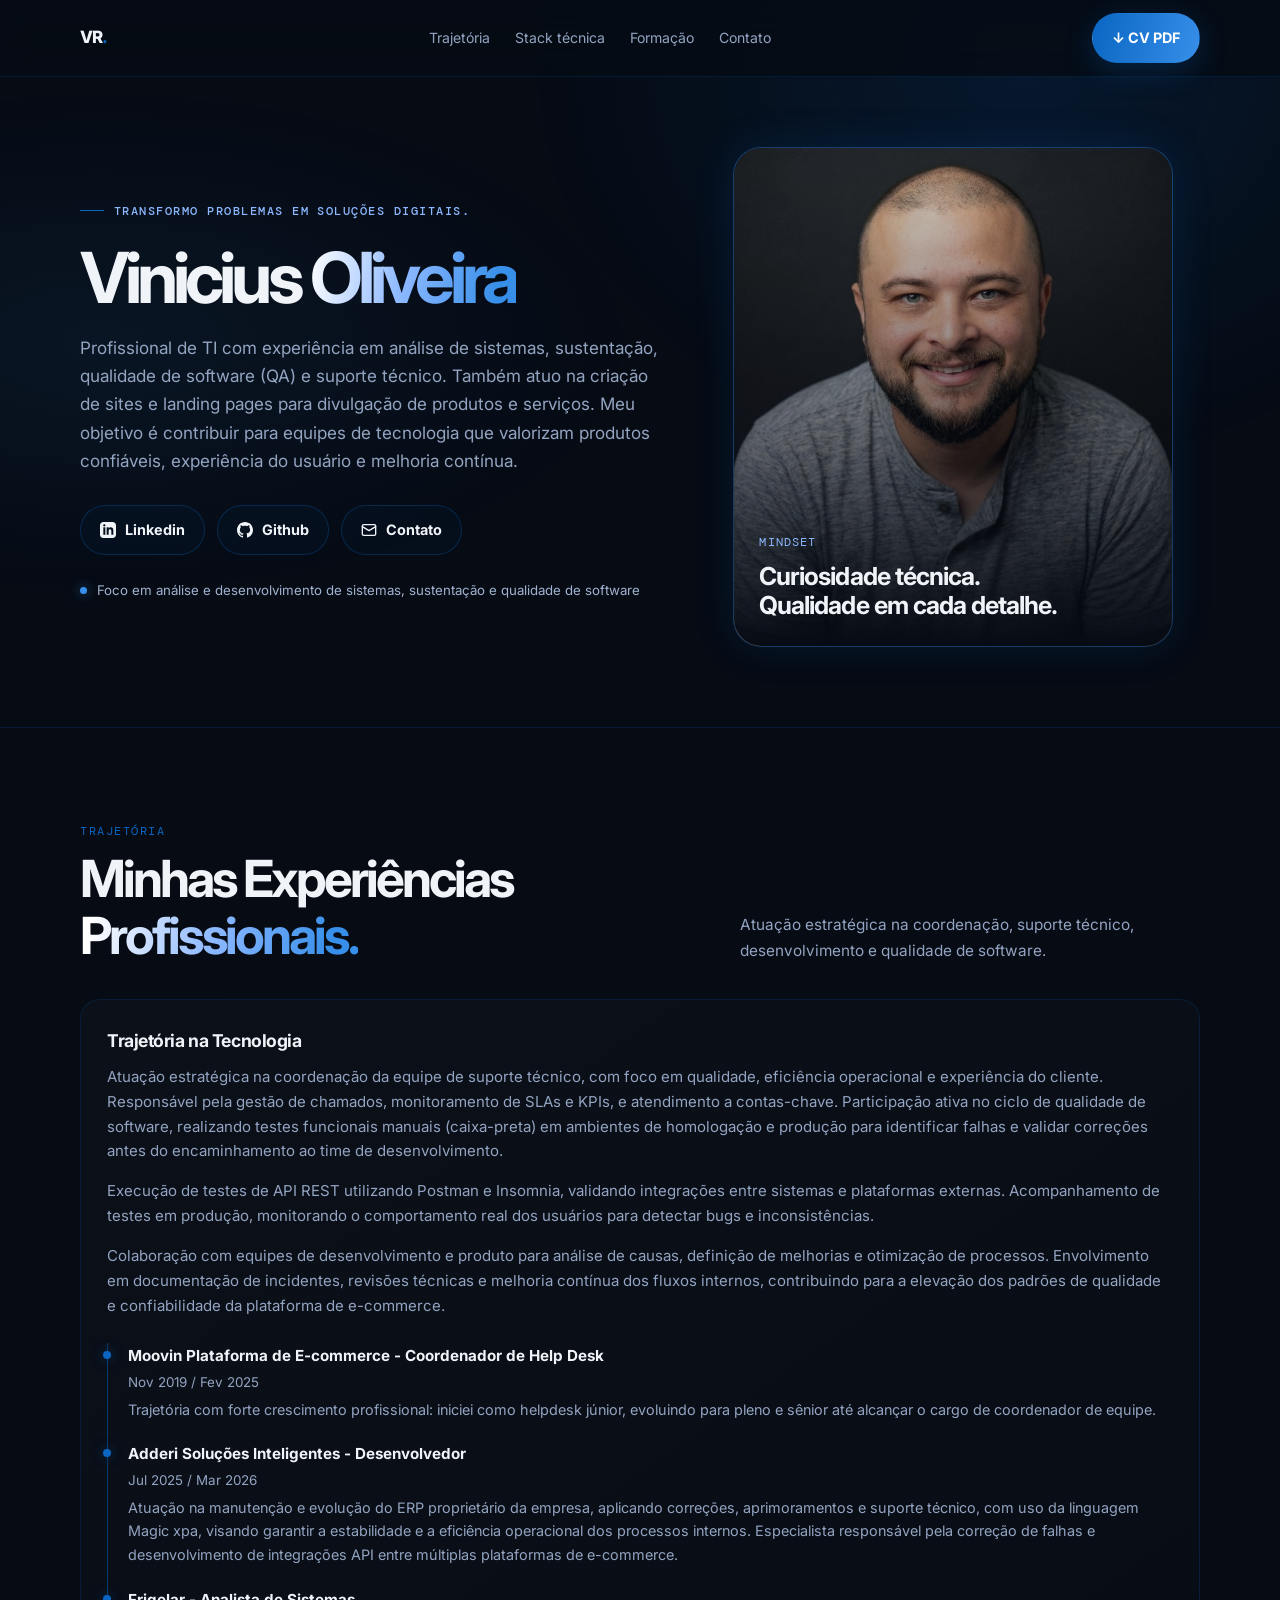
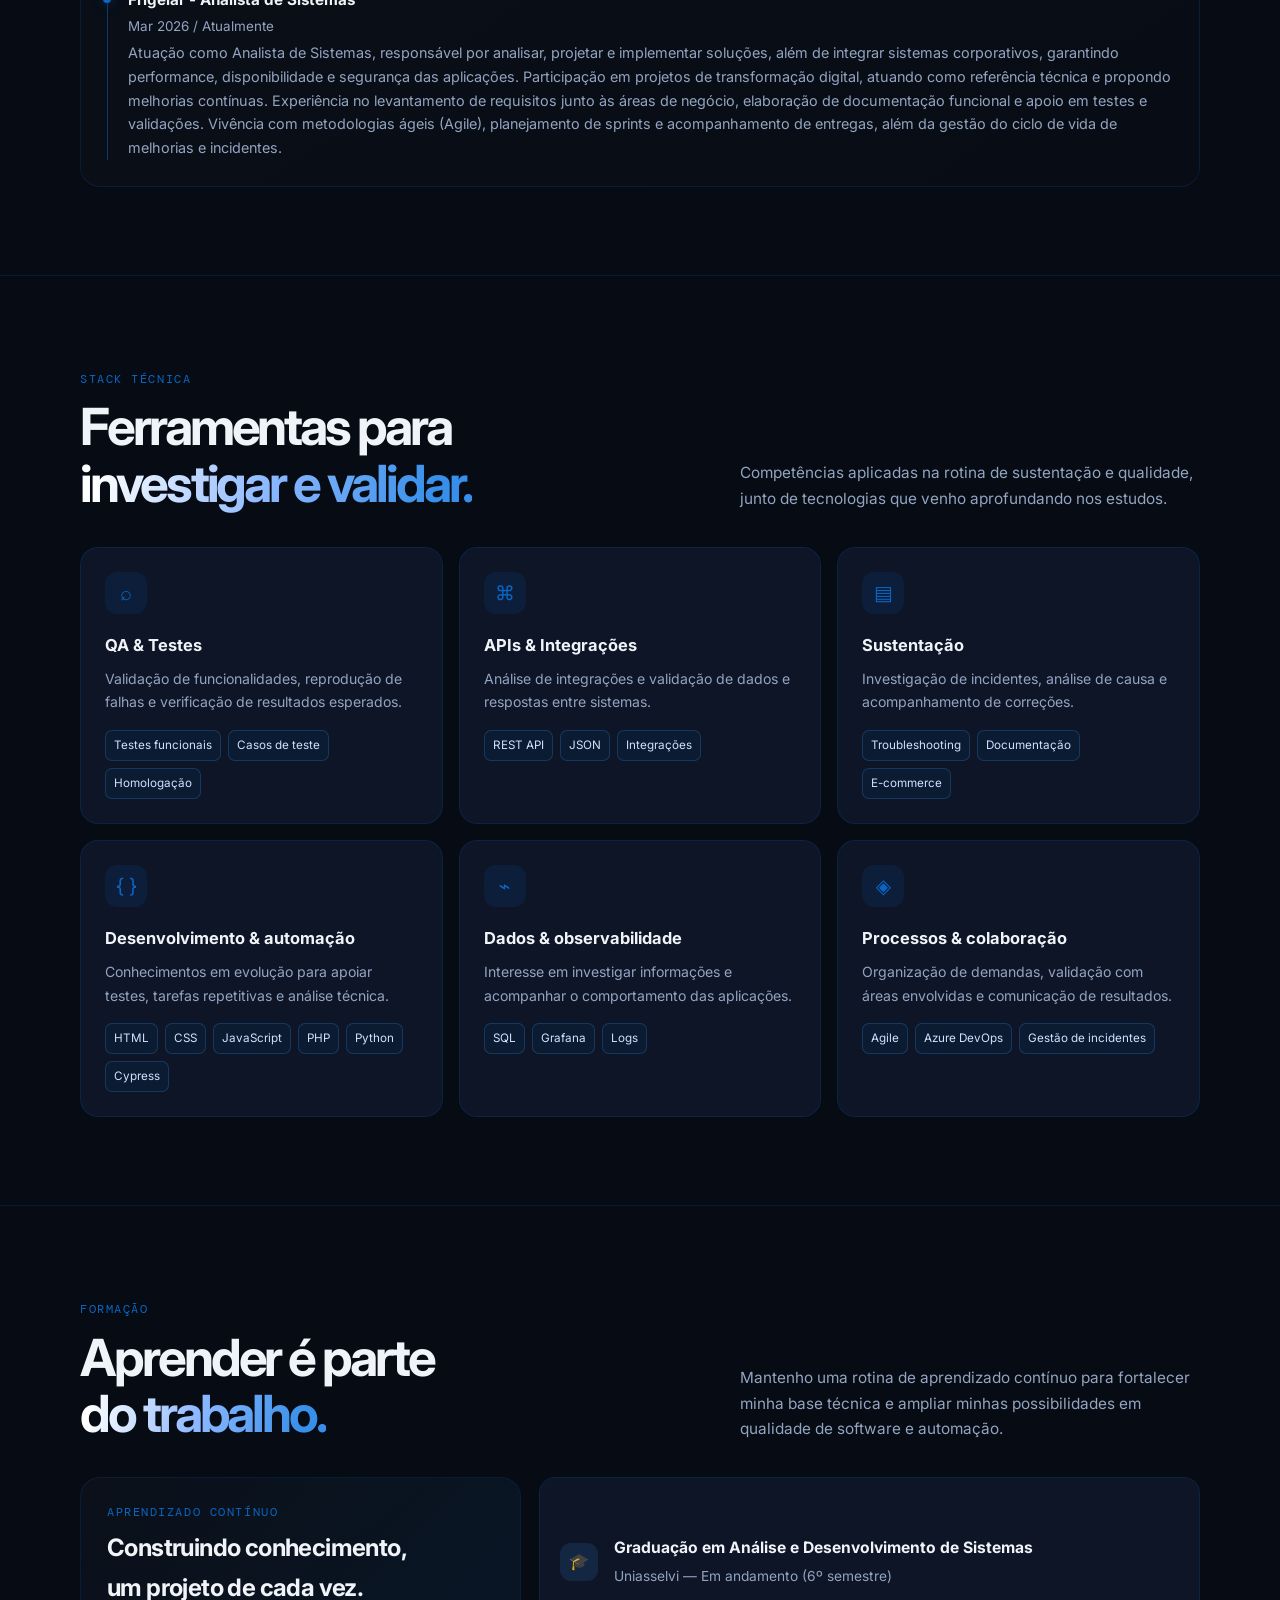
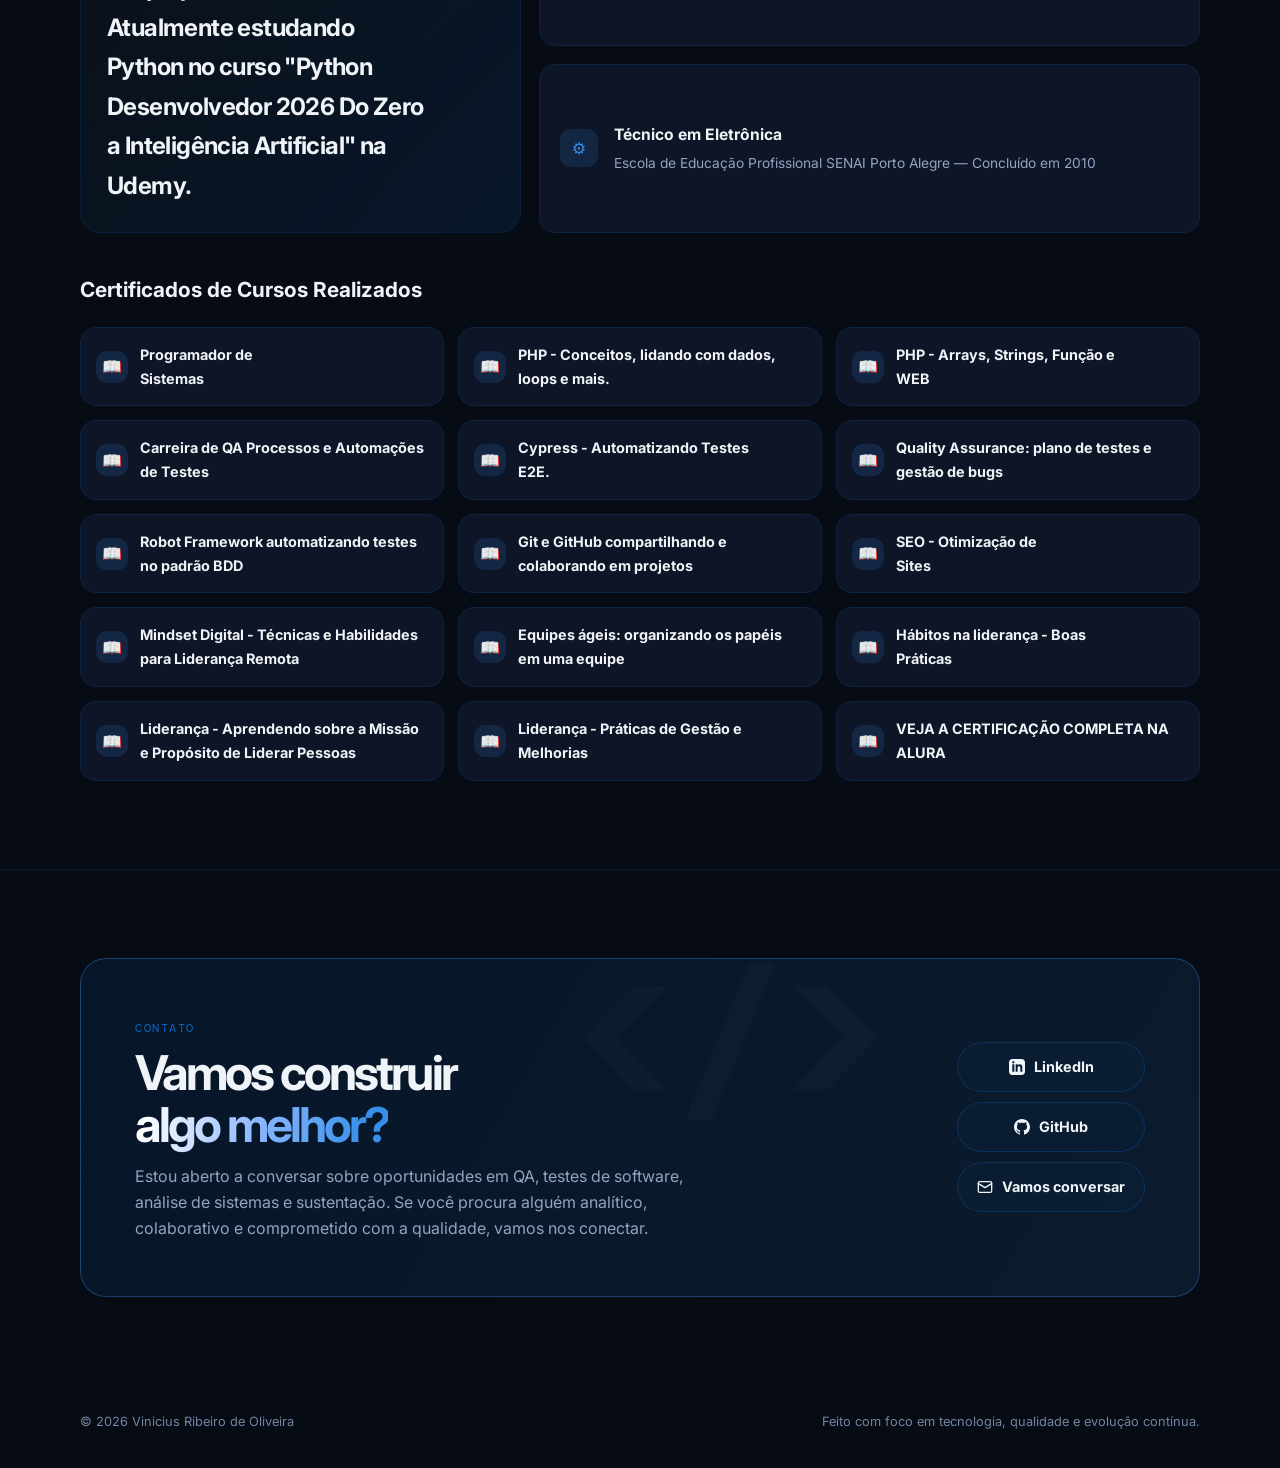
<file: index.html>
<!DOCTYPE html>
<html lang="pt-BR">
<head>
  <meta charset="UTF-8" />
  <meta name="viewport" content="width=device-width, initial-scale=1.0" />
  <meta name="theme-color" content="#060b14" />
  <meta name="description" content="Portfólio profissional de Vinicius Ribeiro de Oliveira — Análise de Sistemas, QA, sustentação e qualidade de software." />
  <title>Vinicius Ribeiro | Sistemas · QA · Tecnologia</title>
  <link rel="preconnect" href="https://fonts.googleapis.com">
  <link rel="preconnect" href="https://fonts.gstatic.com" crossorigin>
  <link href="https://fonts.googleapis.com/css2?family=DM+Mono:wght@400;500&family=Inter:wght@400;500;600;700;800&display=swap" rel="stylesheet">
  <link rel="stylesheet" href="style.css" />
</head>
<body>
  <header class="topbar">
    <nav class="nav container" aria-label="Navegação principal">
      <a class="brand" href="#inicio" aria-label="Vinicius Ribeiro, início">VR<span>.</span></a>
      <div class="nav-links">
        <a href="#trajetoria">Trajetória</a>
        <a href="#stack">Stack técnica</a>
        <a href="#formacao">Formação</a>
        <a href="#contato">Contato</a>
      </div>
      <a class="button button-primary" href="visualizar.html?arquivo=arquivos/Curriculo_Vinicius_Oliveira.pdf" target="_blank" rel="noopener">↓ CV PDF</a>
    </nav>
  </header>

  <main id="inicio">
    <section class="hero container">
      <div class="hero-copy reveal">
        <span class="eyebrow">Transformo problemas em soluções digitais.</span>
        <h1>Vinicius<span class="gradient-text">&nbsp;Oliveira</span></h1>
        <p>Profissional de TI com experiência em análise de sistemas, sustentação, qualidade de software (QA) e suporte técnico. Também atuo na criação de sites e landing pages para divulgação de produtos e serviços. Meu objetivo é contribuir para equipes de tecnologia que valorizam produtos confiáveis, experiência do usuário e melhoria contínua.</p>
        <div class="hero-actions">
          <a class="button button-ghost" href="https://www.linkedin.com/in/vinicius-ribeiro-de-oliveira/" target="_blank" rel="noopener"><svg width="16" height="16" viewBox="0 0 24 24" fill="currentColor" aria-hidden="true"><path d="M19 0h-14c-2.761 0-5 2.239-5 5v14c0 2.761 2.239 5 5 5h14c2.762 0 5-2.239 5-5v-14c0-2.761-2.238-5-5-5zm-11 19h-3v-11h3v11zm-1.5-12.268c-.966 0-1.75-.79-1.75-1.764s.784-1.764 1.75-1.764 1.75.79 1.75 1.764-.783 1.764-1.75 1.764zm13.5 12.268h-3v-5.604c0-3.368-4-3.113-4 0v5.604h-3v-11h3v1.765c1.396-2.586 7-2.777 7 2.476v6.759z"/></svg>Linkedin</a>
          <a class="button button-ghost" href="https://github.com/ViniciusRdeOliveira/" target="_blank" rel="noopener"><svg width="16" height="16" viewBox="0 0 24 24" fill="currentColor" aria-hidden="true"><path d="M12 0c-6.626 0-12 5.373-12 12 0 5.302 3.438 9.8 8.207 11.387.599.111.793-.261.793-.577v-2.234c-3.338.726-4.033-1.416-4.033-1.416-.546-1.387-1.333-1.756-1.333-1.756-1.089-.745.083-.729.083-.729 1.205.084 1.839 1.237 1.839 1.237 1.07 1.834 2.807 1.304 3.492.997.107-.775.418-1.305.762-1.604-2.665-.305-5.467-1.334-5.467-5.931 0-1.311.469-2.381 1.236-3.221-.124-.303-.535-1.524.117-3.176 0 0 1.008-.322 3.301 1.23.957-.266 1.983-.399 3.003-.404 1.02.005 2.047.138 3.006.404 2.291-1.552 3.297-1.23 3.297-1.23.653 1.653.242 2.874.118 3.176.77.84 1.235 1.911 1.235 3.221 0 4.609-2.807 5.624-5.479 5.921.43.372.823 1.102.823 2.222v3.293c0 .319.192.694.801.576 4.765-1.589 8.199-6.086 8.199-11.386 0-6.627-5.373-12-12-12z"/></svg>Github</a>
          <a class="button button-ghost" href="mailto:vinicius.r.oliveira@outlook.com.br"><svg width="16" height="16" viewBox="0 0 24 24" fill="none" stroke="currentColor" stroke-width="2" stroke-linecap="round" stroke-linejoin="round" aria-hidden="true"><rect x="2" y="4" width="20" height="16" rx="2"/><path d="m22 7-10 6L2 7"/></svg>Contato</a>
        </div>
        <div class="micro"><span class="dot"></span> Foco em análise e desenvolvimento de sistemas, sustentação e qualidade de software</div>
      </div>
      <div class="visual reveal" aria-label="Foto de perfil de Vinicius Oliveira">
        <div class="visual-frame">
          <img src="arquivos/vinicius-oliveira.jpeg" alt="Vinicius Oliveira" />
          <div class="visual-caption">
            <small>Mindset</small>
            <h2>Curiosidade técnica.<br>Qualidade em cada detalhe.</h2>
          </div>
        </div>
      </div>
    </section>

    <section class="section" id="trajetoria">
      <div class="container">
        <div class="section-head reveal">
          <div><span class="section-kicker">Trajetória</span><h2 class="section-title">Minhas Experiências<br><span class="gradient-text">Profissionais.</span></h2></div>
          <p class="section-intro">Atuação estratégica na coordenação, suporte técnico, desenvolvimento e qualidade de software.</p>
        </div>
        <div class="trajectory-grid">
          <article class="panel reveal" style="grid-column: 1 / -1;">
            <h3>Trajetória na Tecnologia</h3>
            <p>Atuação estratégica na coordenação da equipe de suporte técnico, com foco em qualidade, eficiência operacional e experiência do cliente. Responsável pela gestão de chamados, monitoramento de SLAs e KPIs, e atendimento a contas-chave. Participação ativa no ciclo de qualidade de software, realizando testes funcionais manuais (caixa-preta) em ambientes de homologação e produção para identificar falhas e validar correções antes do encaminhamento ao time de desenvolvimento.</p>
            <p style="margin-top: 15px;">Execução de testes de API REST utilizando Postman e Insomnia, validando integrações entre sistemas e plataformas externas. Acompanhamento de testes em produção, monitorando o comportamento real dos usuários para detectar bugs e inconsistências.</p>
            <p style="margin-top: 15px;">Colaboração com equipes de desenvolvimento e produto para análise de causas, definição de melhorias e otimização de processos. Envolvimento em documentação de incidentes, revisões técnicas e melhoria contínua dos fluxos internos, contribuindo para a elevação dos padrões de qualidade e confiabilidade da plataforma de e-commerce.</p>
            <div class="timeline" style="margin-top: 25px;">
              <div class="timeline-item">
                <strong>Moovin Plataforma de E-commerce - Coordenador de Help Desk</strong>
                <span>Nov 2019 / Fev 2025</span>
                <p style="color: var(--muted); font-size: 0.9rem; margin-top: 4px;">Trajetória com forte crescimento profissional: iniciei como helpdesk júnior, evoluindo para pleno e sênior até alcançar o cargo de coordenador de equipe.</p>
              </div>
              <div class="timeline-item">
                <strong>Adderi Soluções Inteligentes - Desenvolvedor</strong>
                <span>Jul 2025 / Mar 2026</span>
                <p style="color: var(--muted); font-size: 0.9rem; margin-top: 4px;">Atuação na manutenção e evolução do ERP proprietário da empresa, aplicando correções, aprimoramentos e suporte técnico, com uso da linguagem Magic xpa, visando garantir a estabilidade e a eficiência operacional dos processos internos. Especialista responsável pela correção de falhas e desenvolvimento de integrações API entre múltiplas plataformas de e-commerce.</p>
              </div>
              <div class="timeline-item">
                <strong>Frigelar - Analista de Sistemas</strong>
                <span>Mar 2026 / Atualmente</span>
                <p style="color: var(--muted); font-size: 0.9rem; margin-top: 4px;">Atuação como Analista de Sistemas, responsável por analisar, projetar e implementar soluções, além de integrar sistemas corporativos, garantindo performance, disponibilidade e segurança das aplicações. Participação em projetos de transformação digital, atuando como referência técnica e propondo melhorias contínuas. Experiência no levantamento de requisitos junto às áreas de negócio, elaboração de documentação funcional e apoio em testes e validações. Vivência com metodologias ágeis (Agile), planejamento de sprints e acompanhamento de entregas, além da gestão do ciclo de vida de melhorias e incidentes.</p>
              </div>
            </div>
          </article>
        </div>
      </div>
    </section>

    <section class="section" id="stack">
      <div class="container">
        <div class="section-head reveal">
          <div><span class="section-kicker">Stack técnica</span><h2 class="section-title">Ferramentas para<br><span class="gradient-text">investigar e validar.</span></h2></div>
          <p class="section-intro">Competências aplicadas na rotina de sustentação e qualidade, junto de tecnologias que venho aprofundando nos estudos.</p>
        </div>
        <div class="stack-grid">
          <article class="stack-card reveal"><div class="stack-icon">⌕</div><h3>QA & Testes</h3><p>Validação de funcionalidades, reprodução de falhas e verificação de resultados esperados.</p><div class="tags"><span class="tag">Testes funcionais</span><span class="tag">Casos de teste</span><span class="tag">Homologação</span></div></article>
          <article class="stack-card reveal"><div class="stack-icon">⌘</div><h3>APIs & Integrações</h3><p>Análise de integrações e validação de dados e respostas entre sistemas.</p><div class="tags"><span class="tag">REST API</span><span class="tag">JSON</span><span class="tag">Integrações</span></div></article>
          <article class="stack-card reveal"><div class="stack-icon">▤</div><h3>Sustentação</h3><p>Investigação de incidentes, análise de causa e acompanhamento de correções.</p><div class="tags"><span class="tag">Troubleshooting</span><span class="tag">Documentação</span><span class="tag">E-commerce</span></div></article>
          <article class="stack-card reveal"><div class="stack-icon">{ }</div><h3>Desenvolvimento & automação</h3><p>Conhecimentos em evolução para apoiar testes, tarefas repetitivas e análise técnica.</p><div class="tags"><span class="tag">HTML</span><span class="tag">CSS</span><span class="tag">JavaScript</span><span class="tag">PHP</span><span class="tag">Python</span><span class="tag">Cypress</span></div></article>
          <article class="stack-card reveal"><div class="stack-icon">⌁</div><h3>Dados & observabilidade</h3><p>Interesse em investigar informações e acompanhar o comportamento das aplicações.</p><div class="tags"><span class="tag">SQL</span><span class="tag">Grafana</span><span class="tag">Logs</span></div></article>
          <article class="stack-card reveal"><div class="stack-icon">◈</div><h3>Processos & colaboração</h3><p>Organização de demandas, validação com áreas envolvidas e comunicação de resultados.</p><div class="tags"><span class="tag">Agile</span><span class="tag">Azure DevOps</span><span class="tag">Gestão de incidentes</span></div></article>
        </div>
      </div>
    </section>

    <section class="section" id="formacao">
      <div class="container">
        <div class="section-head reveal">
          <div><span class="section-kicker">Formação</span><h2 class="section-title">Aprender é parte<br><span class="gradient-text">do trabalho.</span></h2></div>
          <p class="section-intro">Mantenho uma rotina de aprendizado contínuo para fortalecer minha base técnica e ampliar minhas possibilidades em qualidade de software e automação.</p>
        </div>
        <div class="education-grid">
          <article class="panel education-feature reveal">
            <span class="section-kicker">Aprendizado contínuo</span>
            <h3>Construindo conhecimento, um projeto de cada vez. Atualmente estudando Python no curso "Python Desenvolvedor 2026 Do Zero a Inteligência Artificial" na Udemy.</h3>
          </article>
          <div class="education-list">
            <article class="education-item reveal"><div class="symbol">🎓</div><div><h3>Graduação em Análise e Desenvolvimento de Sistemas</h3><p>Uniasselvi — Em andamento (6º semestre)</p></div></article>
            <article class="education-item reveal"><div class="symbol">⚙</div><div><h3>Técnico em Eletrônica</h3><p>Escola de Educação Profissional SENAI Porto Alegre — Concluído em 2010</p></div></article>
          </div>
        </div>

        <div style="margin-top: 40px;" class="reveal">
          <h3 style="font-size: 1.3rem; margin-bottom: 20px;">Certificados de Cursos Realizados</h3>
          <div style="display: grid; grid-template-columns: repeat(auto-fill, minmax(320px, 1fr)); gap: 14px;">
            <a href="visualizar.html?arquivo=arquivos/certificados/Programador_de_Sistemas-Certificado_Programador_de_Sistemas.pdf" target="_blank" rel="noopener">
            <div class="education-item" style="padding: 15px; align-items: center; justify-content: space-between;">
              <div style="display: flex; gap: 12px; align-items: center;">
                <div class="symbol" style="flex: 0 0 32px; height: 32px; margin: 0;">📖</div>
                <h3 style="margin: 0; font-size: 0.9rem;">Programador de Sistemas</h3>
              </div>
            </div>
           </a>
           <a href="visualizar.html?arquivo=arquivos/certificados/PHP_ conceitos_lidando_com_dados_loops_e_mais.pdf" target="_blank" rel="noopener">  
            <div class="education-item" style="padding: 15px; align-items: center; justify-content: space-between;">
              <div style="display: flex; gap: 12px; align-items: center;">
                <div class="symbol" style="flex: 0 0 32px; height: 32px; margin: 0;">📖</div>
                <h3 style="margin: 0; font-size: 0.9rem;">PHP - Conceitos, lidando com dados, loops e mais.</h3>
              </div>
            </div>
            </a>
            <a href="visualizar.html?arquivo=arquivos/certificados/AVANÇANDO_COM_PHP_ARRAYS_STRINGS.pdf"  target="_blank" rel="noopener"> 
            <div class="education-item" style="padding: 15px; align-items: center; justify-content: space-between;">
              <div style="display: flex; gap: 12px; align-items: center;">
                <div class="symbol" style="flex: 0 0 32px; height: 32px; margin: 0;">📖</div>
                <h3 style="margin: 0; font-size: 0.9rem;">PHP - Arrays, Strings, Função e WEB</h3>
              </div>
            </div>
            </a>
            <a href="visualizar.html?arquivo=arquivos/certificados/Carreira_de QA_.pdf"  target="_blank" rel="noopener">
            <div class="education-item" style="padding: 15px; align-items: center; justify-content: space-between;">
              <div style="display: flex; gap: 12px; align-items: center;">
                <div class="symbol" style="flex: 0 0 32px; height: 32px; margin: 0;">📖</div>
                <h3 style="margin: 0; font-size: 0.9rem;">Carreira de QA Processos e Automações de Testes</h3>
              </div>
            </div>
          </a>
          <a href="visualizar.html?arquivo=arquivos/certificados/CYPRESS_AUTOMATIZANDO_TESTES_E2E.pdf"  target="_blank" rel="noopener">
            <div class="education-item" style="padding: 15px; align-items: center; justify-content: space-between;">
              <div style="display: flex; gap: 12px; align-items: center;">
                <div class="symbol" style="flex: 0 0 32px; height: 32px; margin: 0;">📖</div>
                <h3 style="margin: 0; font-size: 0.9rem;">Cypress - Automatizando Testes E2E.</h3>
              </div>
            </div>
            </a>
            <a href="visualizar.html?arquivo=arquivos/certificados/Quality_Assurance_plano_de_testes_e_gestão_de_bugs.pdf"  target="_blank" rel="noopener">
            <div class="education-item" style="padding: 15px; align-items: center; justify-content: space-between;">
              <div style="display: flex; gap: 12px; align-items: center;">
                <div class="symbol" style="flex: 0 0 32px; height: 32px; margin: 0;">📖</div>
                <h3 style="margin: 0; font-size: 0.9rem;">Quality Assurance: plano de testes e gestão de bugs</h3>
              </div>
            </div>
            </a>
            <a hfre="visualizar.html?arquivo=arquivos/certificados/Robot_Framework_automatizando_testes_no_padrão_BDD.pdf" target="_blank" rel="noopener">
            <div class="education-item" style="padding: 15px; align-items: center; justify-content: space-between;">
              <div style="display: flex; gap: 12px; align-items: center;">
                <div class="symbol" style="flex: 0 0 32px; height: 32px; margin: 0;">📖</div>
                <h3 style="margin: 0; font-size: 0.9rem;">Robot Framework automatizando testes no padrão BDD</h3>
              </div>
            </div>
            </a>
            <a href="visualizar.html?arquivo=arquivos/certificados/Git_e_GitHub_compartilhando_e_colaborando_em_projetos.pdf"  target="_blank" rel="noopener">
            <div class="education-item" style="padding: 15px; align-items: center; justify-content: space-between;">
              <div style="display: flex; gap: 12px; align-items: center;">
                <div class="symbol" style="flex: 0 0 32px; height: 32px; margin: 0;">📖</div>
                <h3 style="margin: 0; font-size: 0.9rem;">Git e GitHub compartilhando e colaborando em projetos</h3>
              </div>
            </div>
            </a>
            <a href="visualizar.html?arquivo=arquivos/certificados/SEO_ otimização_de_sites.pdf"  target="_blank" rel="noopener"> 
            <div class="education-item" style="padding: 15px; align-items: center; justify-content: space-between;">
              <div style="display: flex; gap: 12px; align-items: center;">
                <div class="symbol" style="flex: 0 0 32px; height: 32px; margin: 0;">📖</div>
                <h3 style="margin: 0; font-size: 0.9rem;">SEO - Otimização de Sites</h3>
              </div>
            </div>
            </a>
            <a href="visualizar.html?arquivo=arquivos/certificados/Mindset_Digital_técnicas_e_habilidades_para_liderança_remota.pdf"  target="_blank" rel="noopener">
            <div class="education-item" style="padding: 15px; align-items: center; justify-content: space-between;">
              <div style="display: flex; gap: 12px; align-items: center;">
                <div class="symbol" style="flex: 0 0 32px; height: 32px; margin: 0;">📖</div>
                <h3 style="margin: 0; font-size: 0.9rem;">Mindset Digital - Técnicas e Habilidades para Liderança Remota</h3>
              </div>
            </div>
            </a>
            <a href="visualizar.html?arquivo=arquivos/certificados/Equipes_ágeis_organizando_os_papéis_em_uma_equipe.pdf"  target="_blank" rel="noopener">
            <div class="education-item" style="padding: 15px; align-items: center; justify-content: space-between;">
              <div style="display: flex; gap: 12px; align-items: center;">
                <div class="symbol" style="flex: 0 0 32px; height: 32px; margin: 0;">📖</div>
                <h3 style="margin: 0; font-size: 0.9rem;">Equipes ágeis: organizando os papéis em uma equipe</h3>
              </div>
            </div>
            </a>
            <a href="visualizar.html?arquivo=arquivos/certificados/Hábitos_na_liderança_boas_práticas.pdf"  target="_blank" rel="noopener">           
            <div class="education-item" style="padding: 15px; align-items: center; justify-content: space-between;">
              <div style="display: flex; gap: 12px; align-items: center;">
                <div class="symbol" style="flex: 0 0 32px; height: 32px; margin: 0;">📖</div>
                <h3 style="margin: 0; font-size: 0.9rem;">Hábitos na liderança - Boas Práticas</h3>
              </div>
            </div>
            </a>
            <a href="visualizar.html?arquivo=arquivos/certificados/Liderança_ aprendendo_sobre_a_missão_e_propósito_de_liderar_pessoas.pdf"  target="_blank" rel="noopener">
            <div class="education-item" style="padding: 15px; align-items: center; justify-content: space-between;">
              <div style="display: flex; gap: 12px; align-items: center;">
                <div class="symbol" style="flex: 0 0 32px; height: 32px; margin: 0;">📖</div>
                <h3 style="margin: 0; font-size: 0.9rem;">Liderança - Aprendendo sobre a Missão e Propósito de Liderar Pessoas</h3>
              </div>
            </div>
            </a>
            <a href="visualizar.html?arquivo=arquivos/certificados/Liderança_ práticas_de_gestão_e_melhorias.pdf"  target="_blank" rel="noopener">
            <div class="education-item" style="padding: 15px; align-items: center; justify-content: space-between;">
              <div style="display: flex; gap: 12px; align-items: center;">
                <div class="symbol" style="flex: 0 0 32px; height: 32px; margin: 0;">📖</div>
                <h3 style="margin: 0; font-size: 0.9rem;">Liderança - Práticas de Gestão e Melhorias</h3>
              </div>
            </div>
            </a>

            <a href="visualizar.html?arquivo=arquivos/certificados/Certificação_Completa_Alura.pdf"  target="_blank" rel="noopener">
            <div class="education-item" style="padding: 15px; align-items: center; justify-content: space-between;">
              <div style="display: flex; gap: 12px; align-items: center;">
                <div class="symbol" style="flex: 0 0 32px; height: 32px; margin: 0;">📖</div>
                <h3 style="margin: 0; font-size: 0.9rem;">VEJA A CERTIFICAÇÃO COMPLETA NA ALURA</h3>
              </div>
            </div>
            </a>

          </div>
        </div>
      </div>
    </section>
    <section class="section" id="contato">
      <div class="container">
        <div class="contact-box reveal">
          <div>
            <span class="section-kicker">Contato</span>
            <h2>Vamos construir<br><span class="gradient-text">algo melhor?</span></h2>
            <p>Estou aberto a conversar sobre oportunidades em QA, testes de software, análise de sistemas e sustentação. Se você procura alguém analítico, colaborativo e comprometido com a qualidade, vamos nos conectar.</p>
          </div>
          <div class="contact-actions">
            <a class="button button-ghost" href="https://www.linkedin.com/in/vinicius-ribeiro-de-oliveira/" target="_blank" rel="noopener"><svg width="16" height="16" viewBox="0 0 24 24" fill="currentColor" aria-hidden="true"><path d="M19 0h-14c-2.761 0-5 2.239-5 5v14c0 2.761 2.239 5 5 5h14c2.762 0 5-2.239 5-5v-14c0-2.761-2.238-5-5-5zm-11 19h-3v-11h3v11zm-1.5-12.268c-.966 0-1.75-.79-1.75-1.764s.784-1.764 1.75-1.764 1.75.79 1.75 1.764-.783 1.764-1.75 1.764zm13.5 12.268h-3v-5.604c0-3.368-4-3.113-4 0v5.604h-3v-11h3v1.765c1.396-2.586 7-2.777 7 2.476v6.759z"/></svg>LinkedIn</a>
            <a class="button button-ghost" href="https://github.com/ViniciusRdeOliveira/" target="_blank" rel="noopener"><svg width="16" height="16" viewBox="0 0 24 24" fill="currentColor" aria-hidden="true"><path d="M12 0c-6.626 0-12 5.373-12 12 0 5.302 3.438 9.8 8.207 11.387.599.111.793-.261.793-.577v-2.234c-3.338.726-4.033-1.416-4.033-1.416-.546-1.387-1.333-1.756-1.333-1.756-1.089-.745.083-.729.083-.729 1.205.084 1.839 1.237 1.839 1.237 1.07 1.834 2.807 1.304 3.492.997.107-.775.418-1.305.762-1.604-2.665-.305-5.467-1.334-5.467-5.931 0-1.311.469-2.381 1.236-3.221-.124-.303-.535-1.524.117-3.176 0 0 1.008-.322 3.301 1.23.957-.266 1.983-.399 3.003-.404 1.02.005 2.047.138 3.006.404 2.291-1.552 3.297-1.23 3.297-1.23.653 1.653.242 2.874.118 3.176.77.84 1.235 1.911 1.235 3.221 0 4.609-2.807 5.624-5.479 5.921.43.372.823 1.102.823 2.222v3.293c0 .319.192.694.801.576 4.765-1.589 8.199-6.086 8.199-11.386 0-6.627-5.373-12-12-12z"/></svg>GitHub</a>
            <a class="button button-ghost" href="mailto:vinicius.r.oliveira@outlook.com.br"><svg width="16" height="16" viewBox="0 0 24 24" fill="none" stroke="currentColor" stroke-width="2" stroke-linecap="round" stroke-linejoin="round" aria-hidden="true"><rect x="2" y="4" width="20" height="16" rx="2"/><path d="m22 7-10 6L2 7"/></svg>Vamos conversar</a>
          </div>
        </div>
      </div>
    </section>
  </main>

  <footer>
    <div class="container footer-inner">
      <span>© <span id="year"></span> Vinicius Ribeiro de Oliveira</span>
      <span>Feito com foco em tecnologia, qualidade e evolução contínua.</span>
    </div>
  </footer>

  <script src="script.js"></script>
</body>
</html>
</file>
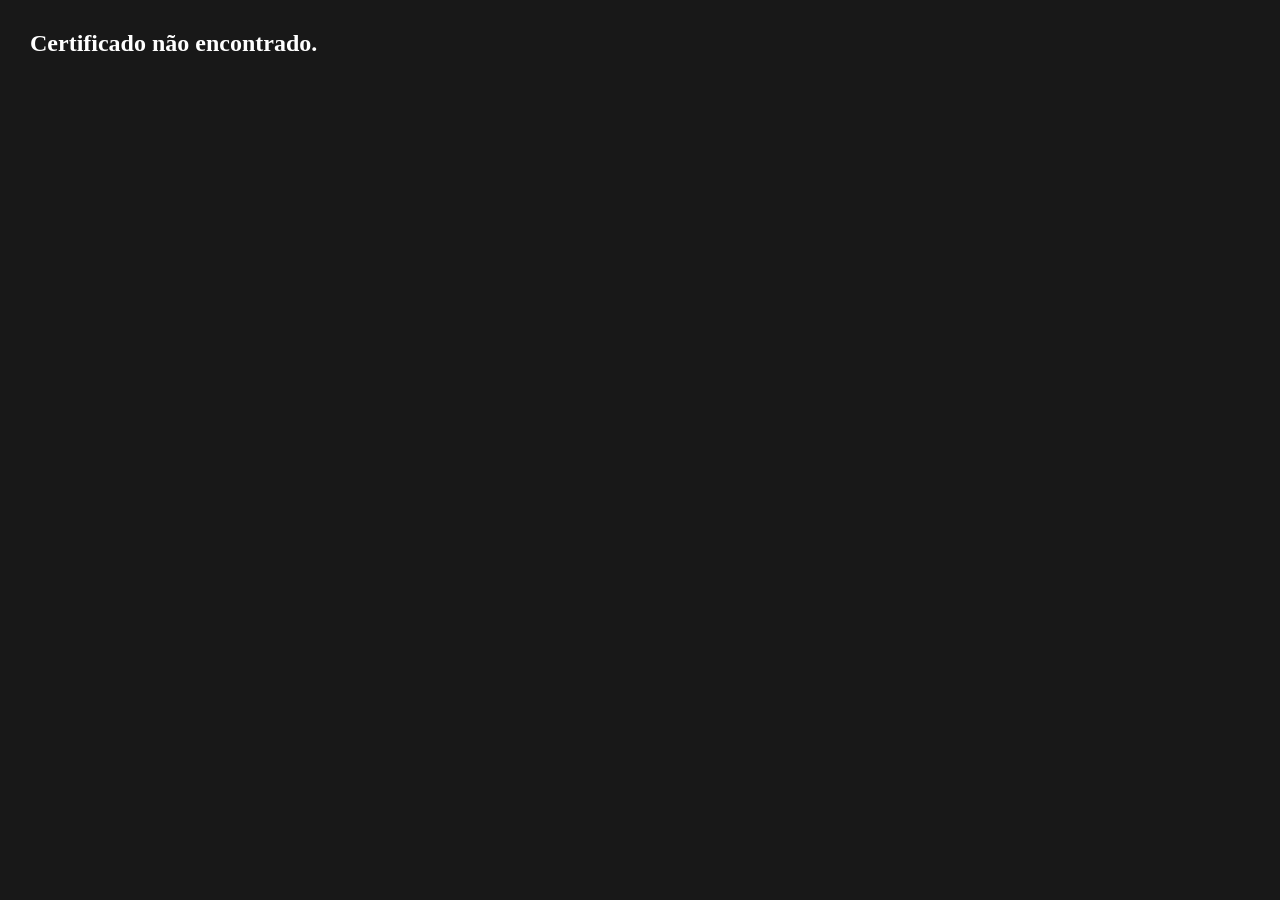
<file: visualizar.html>
<!DOCTYPE html>
<html lang="pt-BR">
<head>
    <meta charset="UTF-8">
    <meta name="viewport" content="width=device-width, initial-scale=1.0">
    <title>Visualizar certificado</title>
    <style>
        * {
            margin: 0;
            padding: 0;
            box-sizing: border-box;
        }

        body {
            background: #181818;
            height: 100vh;
        }

        iframe {
            width: 100%;
            height: 100%;
            border: none;
        }
    </style>
</head>
<body>

    <iframe id="pdfViewer"></iframe>

    <script>
        const params = new URLSearchParams(window.location.search);
        const arquivo = params.get("arquivo");

        const arquivosPermitidos = [
            "arquivos/certificados/Programador_de_Sistemas-Certificado_Programador_de_Sistemas.pdf",
            "arquivos/certificados/CYPRESS_AUTOMATIZANDO_TESTES_E2E.pdf",
            "arquivos/certificados/Equipes_ágeis_organizando_os_papéis_em_uma_equipe.pdf",
            "arquivos/certificados/Git_e_GitHub_compartilhando_e_colaborando_em_projetos.pdf",
            "arquivos/certificados/Hábitos_na_liderança_boas_práticas.pdf",
            "arquivos/certificados/JavaScript_e_HTML_desenvolva_um_jogo.pdf",
            "arquivos/certificados/Liderança_ aprendendo_sobre_a_missão_e_propósito_de_liderar_pessoas.pdf",
            "arquivos/certificados/Liderança_ práticas_de_gestão_e_melhorias.pdf",
            "arquivos/certificados/Lógica_de_programação_explore_funções_e_listas.pdf",
            "arquivos/certificados/Lógica_de_programação_mergulhe_em_programação_com_JavaScript.pdf",
            "arquivos/certificados/Mindset_Digital_técnicas_e_habilidades_para_liderança_remota.pdf",
            "arquivos/certificados/PHP_ conceitos_lidando_com_dados_loops_e_mais.pdf",
            "arquivos/certificados/Quality_Assurance_plano_de_testes_e_gestão_de_bugs.pdf",
            "arquivos/certificados/Robot_Framework_automatizando_testes_no_padrão_BDD.pdf",
            "arquivos/certificados/SEO_ otimização_de_sites.pdf",
            "arquivos/certificados/AVANÇANDO_COM_PHP_ARRAYS_STRINGS.pdf",
            "arquivos/certificados/Carreira_de QA_.pdf",
            "arquivos/certificados/Certificação_Completa_Alura.pdf",
            "arquivos/Curriculo_Vinicius_Oliveira.pdf"
        ];

        if (arquivosPermitidos.includes(arquivo)) {
            document.getElementById("pdfViewer").src = arquivo;
        } else {
            document.body.innerHTML =
                "<h2 style='color:white;padding:30px'>Certificado não encontrado.</h2>";
        }
    </script>

</body>
</html>
</file>
<file: style.css>
:root {
  --bg: #060b14;
  --surface: #0d1526;
  --surface-2: #0f1b36;
  --text: #f0f4f8;
  --muted: #93a4c1;
  --pink: #0a66c2; /* Azul LinkedIn */
  --purple: #378fe9; /* Azul claro / secundário */
  --line: rgba(10,102,194,.18);
  --glow: 0 0 40px rgba(10,102,194,.16);
  --max: 1120px;
}
* { box-sizing: border-box; }
html { scroll-behavior: smooth; scroll-padding-top: 90px; }
body {
  margin: 0; background: var(--bg); color: var(--text);
  font-family: Inter, system-ui, -apple-system, sans-serif; line-height: 1.65;
  overflow-x: hidden;
}
body::before {
  content: ""; position: fixed; inset: 0; z-index: -2; pointer-events: none;
  background: radial-gradient(ellipse at 80% 8%, rgba(10,102,194,.15), transparent 34%),
              radial-gradient(ellipse at 8% 38%, rgba(55,143,233,.08), transparent 32%);
}
a { color: inherit; text-decoration: none; }
button, a { -webkit-tap-highlight-color: transparent; }
.container { width: min(var(--max), calc(100% - 44px)); margin-inline: auto; }
.topbar {
  position: sticky; top: 0; z-index: 20; border-bottom: 1px solid var(--line);
  background: rgba(6,11,20,.82); backdrop-filter: blur(18px);
}
.nav { min-height: 76px; display: flex; align-items: center; justify-content: space-between; gap: 24px; }
.brand { font-weight: 800; letter-spacing: -.05em; font-size: 1.06rem; white-space: nowrap; }
.brand span { color: var(--pink); }
.nav-links { display: flex; align-items: center; gap: 25px; }
.nav-links a { font-size: .88rem; color: var(--muted); transition: color .2s; }
.nav-links a:hover { color: var(--text); }
.button {
  display: inline-flex; align-items: center; justify-content: center; gap: 9px;
  border: 1px solid transparent; border-radius: 999px; padding: 12px 19px;
  font-size: .9rem; font-weight: 700; cursor: pointer; transition: transform .2s, box-shadow .2s, border-color .2s;
}
.button svg { flex-shrink: 0; }
.button:hover { transform: translateY(-2px); }
.button-primary { color: #ffffff; background: linear-gradient(105deg, var(--pink), #378fe9); box-shadow: 0 8px 28px rgba(10,102,194,.25); }
.button-primary:hover { box-shadow: 0 10px 34px rgba(10,102,194,.38); }
.button-ghost { border-color: rgba(10,102,194,.3); color: var(--text); background: rgba(10,102,194,.04); }
.button-ghost:hover { border-color: var(--purple); }
.hero { min-height: 650px; display: grid; grid-template-columns: 1.08fr .92fr; align-items: center; gap: 48px; padding-top: 70px; padding-bottom: 80px; }
.eyebrow { display: inline-flex; align-items: center; gap: 10px; color: #8cb8ff; font: 500 .77rem 'DM Mono', monospace; letter-spacing: .12em; text-transform: uppercase; }
.eyebrow::before { content: ""; width: 24px; height: 1px; background: var(--pink); }
h1 { margin: 22px 0 20px; max-width: 720px; font-size: clamp(2.7rem, 5.5vw, 5.2rem); line-height: 1.04; letter-spacing: -.07em; }
.gradient-text { background: linear-gradient(100deg, #fff 5%, #8cb8ff 48%, #378fe9 90%); -webkit-background-clip: text; background-clip: text; color: transparent; }
.hero p { max-width: 600px; color: var(--muted); font-size: 1.07rem; margin: 0; }
.hero-actions { display: flex; flex-wrap: wrap; gap: 12px; margin-top: 30px; }
.micro { margin-top: 25px; display: flex; align-items: center; gap: 10px; color: #a1b3d1; font-size: .83rem; }
.micro .dot { width: 7px; height: 7px; border-radius: 50%; background: #378fe9; box-shadow: 0 0 12px rgba(55,143,233,.65); }
.visual { min-height: 430px; position: relative; display: grid; place-items: center; }
.visual-frame { position: relative; width: min(100%, 440px); aspect-ratio: .88; border-radius: 28px; overflow: hidden; border: 1px solid rgba(55,143,233,.32); background: linear-gradient(145deg, rgba(10,102,194,.15), rgba(55,143,233,.06)); box-shadow: var(--glow); }
.visual-frame img { width: 100%; height: 100%; object-fit: cover; opacity: .85; filter: none; }
.visual-frame::after { content: ""; position: absolute; inset: 0; background: linear-gradient(180deg, rgba(6,11,20,.02), rgba(6,11,20,.42) 55%, #060b14 100%); }
.visual-caption { position: absolute; z-index: 2; bottom: 25px; left: 25px; right: 25px; }
.visual-caption small { color: #8cb8ff; font: .72rem 'DM Mono', monospace; letter-spacing: .1em; text-transform: uppercase; }
.visual-caption h2 { font-size: 1.55rem; line-height: 1.2; margin: 8px 0 0; letter-spacing: -.04em; }
.float-card { position: absolute; z-index: 3; right: -20px; top: 50px; padding: 14px 17px; border: 1px solid var(--line); border-radius: 16px; background: rgba(13,21,38,.9); backdrop-filter: blur(12px); box-shadow: var(--glow); }
.float-card strong { display: block; font-size: .92rem; }
.float-card span { color: var(--muted); font: .7rem 'DM Mono', monospace; }
.float-card.bottom { top: auto; right: auto; left: -24px; bottom: 65px; }
.section { padding: 88px 0; border-top: 1px solid var(--line); }
.section-head { display: flex; justify-content: space-between; align-items: end; gap: 28px; margin-bottom: 36px; }
.section-kicker { color: var(--pink); font: .75rem 'DM Mono', monospace; letter-spacing: .13em; text-transform: uppercase; }
h2.section-title { margin: 8px 0 0; font-size: clamp(2rem, 4vw, 3.2rem); line-height: 1.1; letter-spacing: -.06em; }
.section-intro { max-width: 460px; margin: 0; color: var(--muted); font-size: .96rem; }
.trajectory-grid { display: grid; grid-template-columns: 1fr 1fr; gap: 18px; }
.panel { border: 1px solid var(--line); border-radius: 20px; padding: 26px; background: linear-gradient(145deg, rgba(255,255,255,.025), rgba(255,255,255,.008)); }
.panel h3 { margin: 0 0 10px; font-size: 1.1rem; letter-spacing: -.025em; }
.panel p { color: var(--muted); margin: 0; font-size: .94rem; }
.timeline { margin-top: 20px; border-left: 1px solid rgba(10,102,194,.5); padding-left: 20px; }
.timeline-item { position: relative; padding: 0 0 20px; }
.timeline-item:last-child { padding-bottom: 0; }
.timeline-item::before { content: ""; position: absolute; left: -25px; top: 8px; width: 8px; height: 8px; border-radius: 50%; background: var(--pink); box-shadow: 0 0 12px rgba(10,102,194,.5); }
.timeline-item strong { display: block; font-size: .95rem; }
.timeline-item span { display: block; color: var(--muted); font-size: .84rem; margin-top: 3px; }
.tags { display: flex; flex-wrap: wrap; gap: 10px; }
.tag { padding: 9px 13px; border: 1px solid rgba(55,143,233,.25); border-radius: 10px; background: rgba(10,102,194,.08); color: #d0e2ff; font-size: .84rem; }
.stack-grid { display: grid; grid-template-columns: repeat(3, 1fr); gap: 16px; }
.stack-card { padding: 24px; border: 1px solid var(--line); border-radius: 18px; background: var(--surface); transition: border-color .25s, transform .25s; }
.stack-card:hover { transform: translateY(-4px); border-color: rgba(10,102,194,.5); }
.stack-icon { width: 42px; height: 42px; display: grid; place-items: center; margin-bottom: 18px; border-radius: 12px; color: var(--pink); background: rgba(10,102,194,.12); font-size: 1.25rem; }
.stack-card h3 { margin: 0 0 8px; font-size: 1.03rem; }
.stack-card p { margin: 0 0 16px; color: var(--muted); font-size: .88rem; }
.stack-card .tags { gap: 7px; }
.stack-card .tag { font-size: .73rem; padding: 5px 8px; border-radius: 7px; }
.education-grid { display: grid; grid-template-columns: .8fr 1.2fr; gap: 18px; align-items: stretch; }
.education-feature { position: relative; min-height: 100%; overflow: hidden; display: flex; flex-direction: column; justify-content: end; }
.education-feature::before { content: ""; position: absolute; inset: 0; opacity: .4; background: linear-gradient(135deg, transparent, rgba(10,102,194,.3)), url('https://images.unsplash.com/photo-1516321318423-f06f85e504b3?auto=format&fit=crop&w=1000&q=80') center/cover; }
.education-feature > * { position: relative; }
.education-feature .section-kicker { margin-bottom: 8px; }
.education-feature h3 { font-size: 1.5rem; max-width: 320px; margin: 0; }
.education-list { display: flex; flex-direction: column; justify-content: space-between; gap: 18px; }
.education-item { display: flex; gap: 16px; align-items: center; padding: 24px 20px; border: 1px solid var(--line); border-radius: 16px; background: var(--surface); height: 100%; }
.education-item .symbol { flex: 0 0 38px; height: 38px; display: grid; place-items: center; border-radius: 11px; color: var(--purple); background: rgba(55,143,233,.15); }
.education-item h3 { margin: 0 0 4px; font-size: .98rem; }
.education-item p { margin: 0; color: var(--muted); font-size: .86rem; }
.contact-box { position: relative; overflow: hidden; display: grid; grid-template-columns: 1fr auto; align-items: center; gap: 28px; padding: clamp(28px, 5vw, 54px); border: 1px solid rgba(55,143,233,.35); border-radius: 26px; background: linear-gradient(120deg, rgba(10,102,194,.12), rgba(55,143,233,.12)); }
.contact-box::after { content: "</>"; position: absolute; right: 28%; top: -30px; color: rgba(255,255,255,.02); font: 800 11rem 'DM Mono', monospace; pointer-events: none; }
.contact-box h2 { margin: 8px 0 12px; font-size: clamp(1.8rem, 3.8vw, 3rem); line-height: 1.08; letter-spacing: -.06em; }
.contact-box p { margin: 0; max-width: 600px; color: var(--muted); }
.contact-actions { position: relative; z-index: 1; display: flex; flex-direction: column; gap: 10px; min-width: 170px; }
footer { padding: 26px 0 36px; color: #7384a1; font-size: .8rem; }
.footer-inner { display: flex; justify-content: space-between; gap: 18px; flex-wrap: wrap; }
.reveal { opacity: 0; transform: translateY(18px); transition: opacity .7s ease, transform .7s ease; }
.reveal.visible { opacity: 1; transform: translateY(0); }
.mobile-menu { display: none; }
@media (max-width: 850px) {
  .nav-links { gap: 14px; }
  .nav-links a { font-size: .8rem; }
  .hero { grid-template-columns: 1fr; gap: 25px; padding-top: 60px; }
  .hero-copy { max-width: 720px; }
  .visual { min-height: 390px; }
  .visual-frame { max-width: 500px; aspect-ratio: 1.15; }
  .float-card { right: max(0px, calc((100% - 500px)/2 - 15px)); }
  .float-card.bottom { left: max(0px, calc((100% - 500px)/2 - 15px)); }
  .stack-grid { grid-template-columns: repeat(2, 1fr); }
}
@media (max-width: 600px) {
  .container { width: min(100% - 32px, var(--max)); }
  .nav { min-height: 68px; gap: 12px; }
  .nav-links { display: none; }
  .brand { font-size: .96rem; }
  .nav .button { padding: 10px 13px; font-size: .78rem; }
  .hero { min-height: auto; padding-top: 56px; padding-bottom: 64px; }
  h1 { font-size: clamp(2.65rem, 12vw, 4rem); }
  .hero p { font-size: .98rem; }
  .visual { min-height: 330px; margin-top: 10px; }
  .visual-frame { aspect-ratio: 1 / 1; }
  .float-card { right: -4px; top: 24px; }
  .float-card.bottom { left: -4px; bottom: 25px; }
  .section { padding: 66px 0; }
  .section-head { display: block; }
  .section-intro { margin-top: 16px; }
  .trajectory-grid, .education-grid, .contact-box { grid-template-columns: 1fr; }
  .stack-grid { grid-template-columns: 1fr; }
  .contact-actions { flex-direction: row; flex-wrap: wrap; }
  .contact-actions .button { flex: 1; }
  .contact-box::after { right: -20px; top: 25%; font-size: 8rem; }
  .panel { padding: 22px; }
}
@media (prefers-reduced-motion: reduce) {
  *, *::before, *::after { scroll-behavior: auto !important; transition-duration: .01ms !important; animation-duration: .01ms !important; }
  .reveal { opacity: 1; transform: none; }
}
</file>
